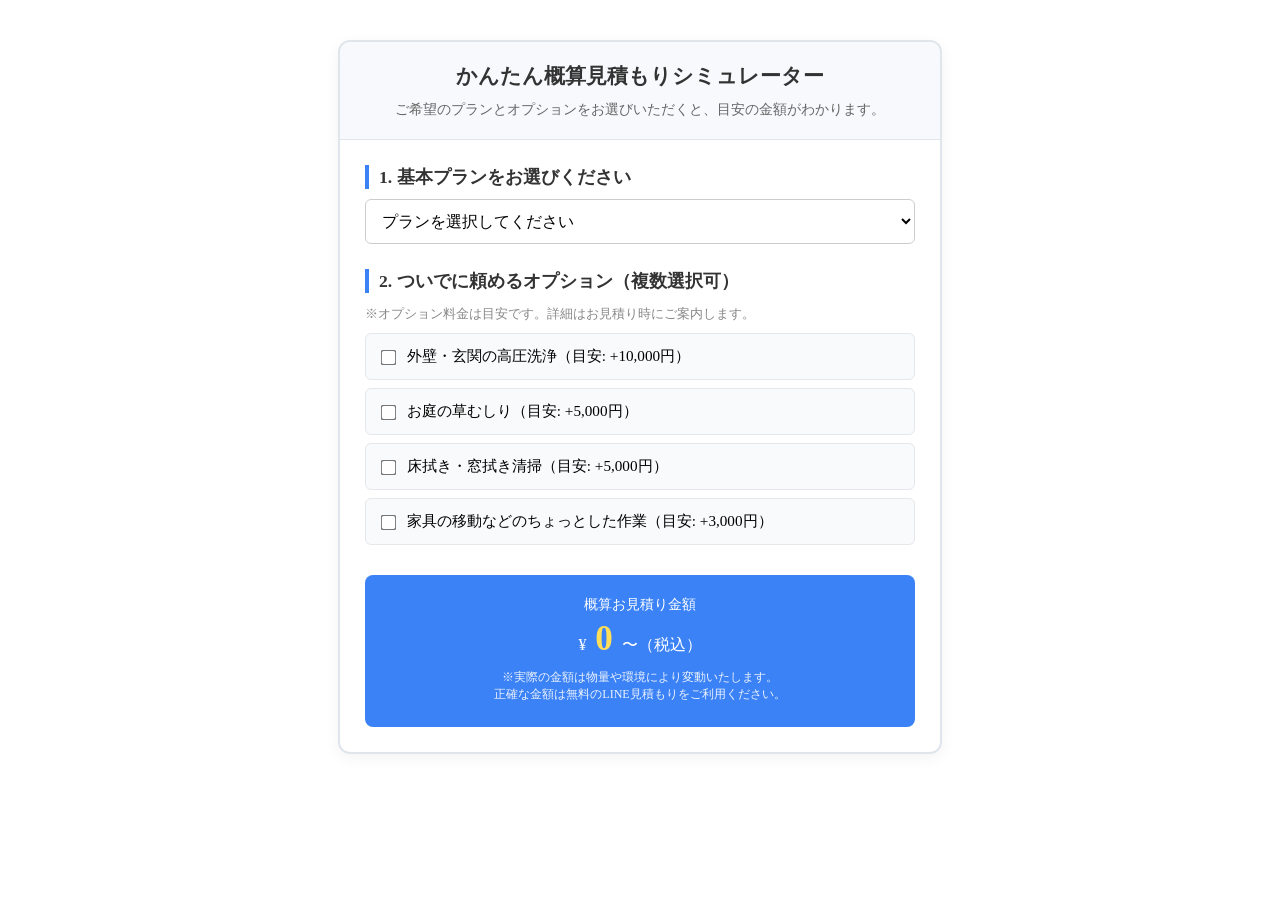
<file: index1.html>
<!DOCTYPE html>
<html lang="en">
<head>
    <meta charset="UTF-8">
    <meta name="viewport" content="width=device-width, initial-scale=1.0">
    <title>見積もりジェネレーター</title>
    <meta name="description" content="">
    <link rel="stylesheet" href="css/style.css">
    <script src="js/script.js" defer></script>
</head>
<body>
    
</body>
</html><div class="smile-simulator-container">
  <div class="simulator-header">
    <h3>かんたん概算見積もりシミュレーター</h3>
    <p>ご希望のプランとオプションをお選びいただくと、目安の金額がわかります。</p>
  </div>

  <div class="simulator-body">
    <div class="sim-group">
      <h4>1. 基本プランをお選びください</h4>
      <select id="sim-base-plan" class="sim-control">
        <option value="0">プランを選択してください</option>
        <optgroup label="料金パック（物量に合わせて）">
          <option value="2000">単品回収（2,000円〜）</option>
          <option value="8000">軽バン 少量パック（8,000円〜）</option>
          <option value="18000">軽バン 1台パック（18,000円〜）</option>
          <option value="50000">2tパック（50,000円〜）</option>
          <option value="75000">2tワイド（75,000円〜）</option>
        </optgroup>
        <optgroup label="お部屋丸ごとプラン">
          <option value="40000">1DKパック（40,000円〜）</option>
          <option value="70000">1LDKパック（70,000円〜）</option>
          <option value="110000">2DKパック（110,000円〜）</option>
          <option value="130000">2LDKパック（130,000円〜）</option>
          <option value="150000">3DKパック（150,000円〜）</option>
          <option value="180000">3LDKパック（180,000円〜）</option>
        </optgroup>
      </select>
    </div>

    <div class="sim-group">
      <h4>2. ついでに頼めるオプション（複数選択可）</h4>
      <p class="sim-note">※オプション料金は目安です。詳細はお見積り時にご案内します。</p>
      <ul class="sim-options">
        <li>
          <label>
            <input type="checkbox" class="sim-option-check" value="10000">
            外壁・玄関の高圧洗浄（目安: +10,000円）
          </label>
        </li>
        <li>
          <label>
            <input type="checkbox" class="sim-option-check" value="5000">
            お庭の草むしり（目安: +5,000円）
          </label>
        </li>
        <li>
          <label>
            <input type="checkbox" class="sim-option-check" value="5000">
            床拭き・窓拭き清掃（目安: +5,000円）
          </label>
        </li>
        <li>
          <label>
            <input type="checkbox" class="sim-option-check" value="3000">
            家具の移動などのちょっとした作業（目安: +3,000円）
          </label>
        </li>
      </ul>
    </div>

    <div class="sim-result">
      <p>概算お見積り金額</p>
      <div class="sim-price-display">
        <span class="sim-currency">¥</span>
        <span id="sim-total-price">0</span>
        <span class="sim-tax">〜（税込）</span>
      </div>
      <p class="sim-result-note">※実際の金額は物量や環境により変動いたします。<br>正確な金額は無料のLINE見積もりをご利用ください。</p>
    </div>
  </div>
</div>
</file>
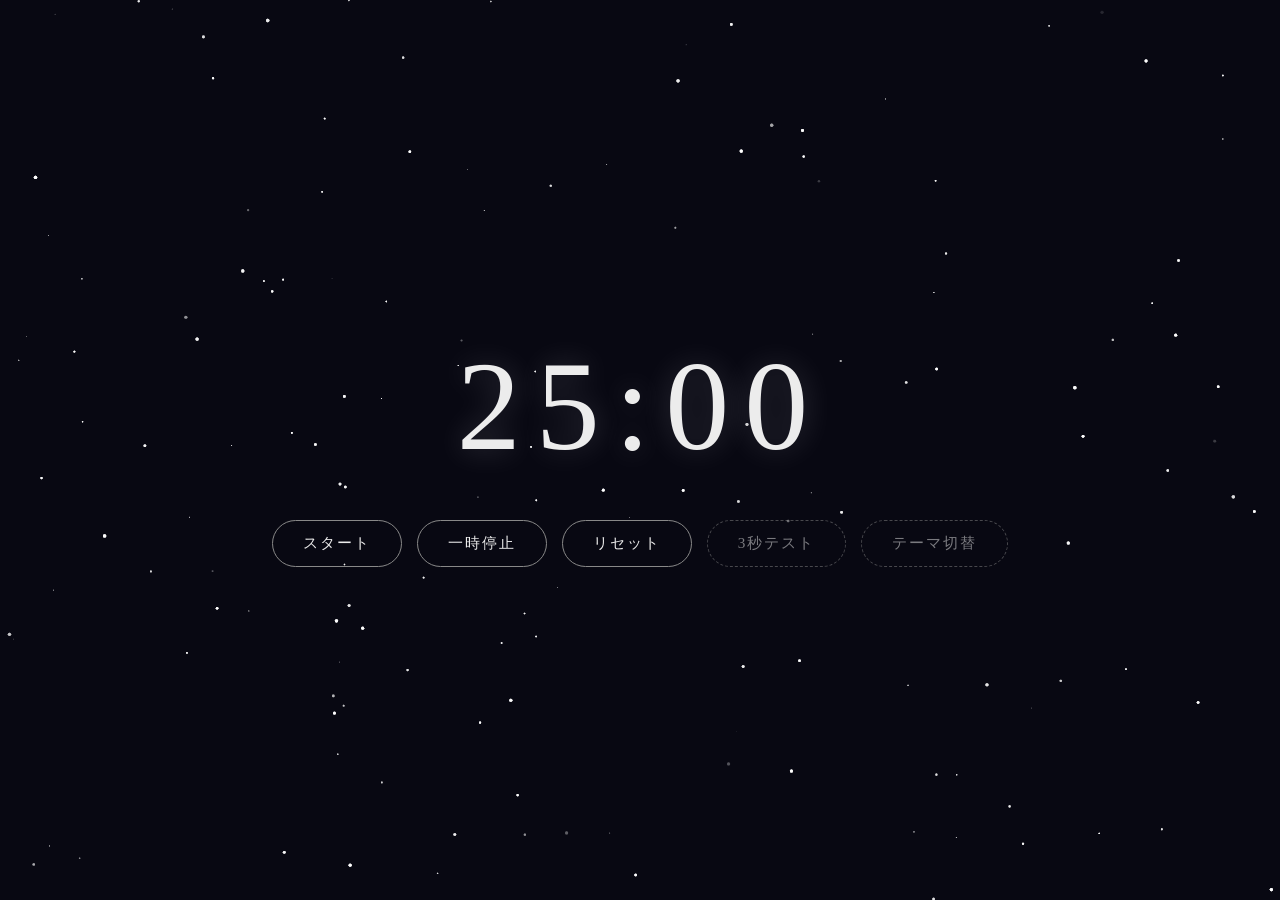
<file: index2.html>
<!doctype html>
<html lang="ja">
  <head>
    <meta charset="UTF-8" />
    <meta name="viewport" content="width=device-width, initial-scale=1.0" />
    <title>Relaxing Pomodoro Timer - Dynamic Firework</title>
    <style>
      /* --- 1. 配色の変数（グラデーション背景） --- */
      :root {
        /* ライトモード（爽やかな晴天） */
        --bg-gradient: linear-gradient(135deg, #a1c4fd 0%, #c2e9fb 100%);
        --text-color: #2c3e50;
        --btn-border: #7f8c8d;
        --btn-hover: rgba(255, 255, 255, 0.3);
        --canvas-clear: rgba(255, 255, 255, 0); /* 完全に透明にクリア */
      }

      body.dark-mode {
        /* ダークモード（深みのある星空） */
        --bg-gradient: linear-gradient(135deg, #090a0f 0%, #1b2735 100%);
        --text-color: #ececec;
        --btn-border: #888888;
        --btn-hover: rgba(255, 255, 255, 0.1);
        --canvas-clear: rgba(11, 12, 20, 0);
      }

      /* --- 2. 全体のスタイル --- */
      body {
        margin: 0;
        overflow: hidden;
        background: var(--bg-gradient);
        color: var(--text-color);
        font-family:
          "Yu Mincho", "Sawarabi Mincho", "Hiragino Mincho ProN", serif;
        display: flex;
        justify-content: center;
        align-items: center;
        height: 100vh;
      }

      /* 背景切り替え用の疑似要素 */
      body::before {
        content: "";
        position: absolute;
        top: 0;
        left: 0;
        right: 0;
        bottom: 0;
        background: linear-gradient(135deg, #090a0f 0%, #1b2735 100%);
        opacity: 0;
        transition: opacity 2s ease;
        z-index: -1;
      }
      body.dark-mode::before {
        opacity: 1;
      }

      #particle-canvas {
        position: absolute;
        top: 0;
        left: 0;
        width: 100%;
        height: 100%;
        z-index: 1;
        pointer-events: none;
      }

      /* --- 3. タイマーUI --- */
      .timer-container {
        position: relative;
        z-index: 10;
        text-align: center;
      }

      #time-display {
        font-size: 8rem;
        font-weight: normal;
        margin: 0 0 40px 0;
        letter-spacing: 15px;
        text-shadow: 0 0 30px rgba(255, 255, 255, 0.2);
      }

      /* --- 4. ゴーストボタン --- */
      .controls {
        display: flex;
        justify-content: center;
        flex-wrap: wrap;
        gap: 15px;
      }

      .btn {
        background-color: transparent;
        color: var(--text-color);
        border: 1px solid var(--btn-border);
        padding: 12px 30px;
        font-size: 0.95rem;
        letter-spacing: 2px;
        border-radius: 50px;
        cursor: pointer;
        transition: all 0.5s ease;
        font-family: inherit;
        outline: none;
      }

      .btn:hover {
        background-color: var(--btn-hover);
        border-color: var(--text-color);
      }

      .btn.sub-action {
        opacity: 0.5;
        border-style: dashed;
      }
      .btn.sub-action:hover {
        opacity: 1;
      }
    </style>
  </head>
  <body>
    <canvas id="particle-canvas"></canvas>

    <div class="timer-container">
      <h1 id="time-display">25:00</h1>
      <div class="controls">
        <button id="start-btn" class="btn">スタート</button>
        <button id="pause-btn" class="btn">一時停止</button>
        <button id="reset-btn" class="btn">リセット</button>
        <button id="test-btn" class="btn sub-action">3秒テスト</button>
        <button id="theme-btn" class="btn sub-action">テーマ切替</button>
      </div>
    </div>

    <script>
      /* =========================================
       1. テーマ切り替えと初期化
       ========================================= */
      let isDarkMode = false;

      function applyTheme(forceMode) {
        if (forceMode !== undefined) {
          isDarkMode = forceMode;
        } else {
          const hour = new Date().getHours();
          isDarkMode = hour >= 18 || hour < 6;
        }

        if (isDarkMode) {
          document.body.classList.add("dark-mode");
        } else {
          document.body.classList.remove("dark-mode");
        }
        initParticles();
      }

      document.getElementById("theme-btn").addEventListener("click", () => {
        applyTheme(!isDarkMode);
      });

      /* =========================================
       2. タイマーロジック
       ========================================= */
      let timeLeft = 25 * 60;
      let timerId = null;
      const timeDisplay = document.getElementById("time-display");

      function updateDisplay() {
        const minutes = Math.floor(timeLeft / 60);
        const seconds = timeLeft % 60;
        timeDisplay.textContent = `${String(minutes).padStart(2, "0")}:${String(seconds).padStart(2, "0")}`;
      }

      function tick() {
        if (timeLeft > 0) {
          timeLeft--;
          updateDisplay();
        } else {
          clearInterval(timerId);
          timerId = null;
          // 0秒で盛大な花火を打ち上げる
          createExplosion(window.innerWidth / 2, window.innerHeight / 2);
        }
      }

      // 各ボタンのイベントリスナー
      document.getElementById("start-btn").addEventListener("click", () => {
        if (timerId === null && timeLeft > 0) {
          timerId = setInterval(tick, 1000);
        }
      });

      document.getElementById("pause-btn").addEventListener("click", () => {
        clearInterval(timerId);
        timerId = null;
      });

      document.getElementById("reset-btn").addEventListener("click", () => {
        clearInterval(timerId);
        timerId = null;
        timeLeft = 25 * 60;
        updateDisplay();
      });

      document.getElementById("test-btn").addEventListener("click", () => {
        clearInterval(timerId);
        timeLeft = 3;
        updateDisplay();
        timerId = setInterval(tick, 1000);
      });

      /* =========================================
       3. Canvas描画ロジック（花びら・星・花火）
       ========================================= */
      const canvas = document.getElementById("particle-canvas");
      const ctx = canvas.getContext("2d");

      function resizeCanvas() {
        canvas.width = window.innerWidth;
        canvas.height = window.innerHeight;
      }
      window.addEventListener("resize", resizeCanvas);
      resizeCanvas();

      const particlesArray = [];

      // カラフルな花びらの色（ライトモード用）
      const petalColors = [
        "rgba(255, 182, 193, 0.8)", // 薄いピンク
        "rgba(255, 218, 185, 0.8)", // ピーチ
        "rgba(255, 250, 205, 0.8)", // レモンシフォン
        "rgba(224, 255, 255, 0.8)", // ライトシアン
        "rgba(230, 230, 250, 0.8)", // ラベンダー
      ];

      class Particle {
        constructor(x, y, type) {
          this.x = x;
          this.y = y;
          this.type = type; // 'petal', 'star', 'shootingStar', 'explosion'

          if (this.type === "explosion") {
            // ★ 画面を突き抜ける盛大な花火（物理演算）
            const angle = Math.random() * Math.PI * 2;
            // 初期速度をさらに超アップ（20〜45）して画面外まで吹き飛ばす
            const velocity = Math.random() * 25 + 20;
            this.speedX = Math.cos(angle) * velocity;
            this.speedY = Math.sin(angle) * velocity;

            // ★ 粒子を極小にする（花火らしく繊細に）
            this.size = Math.random() * 1.5 + 0.5; // 0.5px 〜 2.0px
            this.opacity = 1;
            this.fadeSpeed = Math.random() * 0.005 + 0.005;
            // 色をテーマに合わせる
            if (isDarkMode) {
              this.fireworkColor = "rgba(212, 196, 168, 1)"; // 上品なシャンパンゴールド
            } else {
              this.fireworkColor =
                petalColors[Math.floor(Math.random() * petalColors.length)];
            }
          } else if (this.type === "shootingStar") {
            this.speedX = Math.random() * 2 + 3;
            this.speedY = Math.random() * 2 + 3;
            this.size = Math.random() * 1.5 + 0.5;
            this.opacity = 1;
            this.fadeSpeed = 0.005;
          } else if (this.type === "star") {
            this.speedX = 0;
            this.speedY = 0;
            this.size = Math.random() * 1.5 + 0.2;
            this.angle = Math.random() * Math.PI * 2;
            this.twinkleSpeed = Math.random() * 0.02 + 0.005;
            this.opacity = 0;
          } else {
            // 花びら
            this.baseX = x;
            this.speedY = Math.random() * 0.3 + 0.15;
            this.size = Math.random() * 6 + 4;
            this.angle = Math.random() * Math.PI * 2;
            this.rotationSpeed = (Math.random() - 0.5) * 0.01;
            this.swaySpeed = Math.random() * 0.01 + 0.005;
            this.petalColor =
              petalColors[Math.floor(Math.random() * petalColors.length)];
            this.opacity = Math.random() * 0.4 + 0.4;
          }
        }

        update() {
          if (this.type === "explosion") {
            // 空気抵抗（勢いが凄いので、少しブレーキをかける）
            this.speedX *= 0.97;
            this.speedY *= 0.97;
            // 重力
            this.speedY += 0.05;

            this.x += this.speedX;
            this.y += this.speedY;
            this.opacity -= this.fadeSpeed;

            // ★ 画面外に飛び出したパーティクルは、画面をクリアしない設定にすることで「尾」を引かせる（後述のanimate関数にて）
          } else if (this.type === "petal") {
            // 花びらの揺れと下降
            this.angle += this.swaySpeed;
            this.x = this.baseX + Math.sin(this.angle) * 30;
            this.y += this.speedY;
            if (this.y > canvas.height + 20) {
              this.y = -20;
              this.baseX = Math.random() * canvas.width;
            }
          } else if (this.type === "star") {
            // 星の瞬き
            this.angle += this.twinkleSpeed;
            this.opacity = Math.abs(Math.sin(this.angle));
          } else {
            this.x += this.speedX;
            this.y += this.speedY;
            this.opacity -= this.fadeSpeed;
          }
        }

        draw() {
          ctx.save();
          ctx.globalAlpha = Math.max(0, this.opacity);

          if (this.type === "shootingStar") {
            // 流れ星
            const tailLength = 60;
            const grad = ctx.createLinearGradient(
              this.x,
              this.y,
              this.x - this.speedX * tailLength,
              this.y - this.speedY * tailLength,
            );
            grad.addColorStop(0, "rgba(255, 255, 255, 1)");
            grad.addColorStop(1, "rgba(255, 255, 255, 0)");
            ctx.strokeStyle = grad;
            ctx.lineWidth = this.size;
            ctx.beginPath();
            ctx.moveTo(this.x, this.y);
            ctx.lineTo(
              this.x - this.speedX * tailLength,
              this.y - this.speedY * tailLength,
            );
            ctx.stroke();
          } else if (this.type === "star") {
            // 瞬く星
            ctx.fillStyle = "#ffffff";
            ctx.beginPath();
            ctx.arc(this.x, this.y, this.size, 0, Math.PI * 2);
            ctx.fill();
          } else if (this.type === "explosion") {
            // ★ 繊細な花火の描画
            ctx.fillStyle = this.fireworkColor;
            ctx.shadowBlur = 10; // 光のぼかしを追加してより美しく
            ctx.shadowColor = this.fireworkColor;
            ctx.beginPath();
            ctx.arc(this.x, this.y, this.size, 0, Math.PI * 2);
            ctx.fill();

            // ★ 花火らしく、移動の軌跡に少し尾を引かせる（ここでは、移動量に基づいて線を描画する）
            ctx.strokeStyle = this.fireworkColor;
            ctx.lineWidth = this.size * 0.5;
            ctx.beginPath();
            ctx.moveTo(this.x, this.y);
            // 進行方向の逆に尾を引く（移動量に応じて尾の長さを変える）
            ctx.lineTo(this.x - this.speedX * 3, this.y - this.speedY * 3);
            ctx.stroke();
          } else {
            // 花びら
            ctx.translate(this.x, this.y);
            ctx.rotate(this.angle * 2);
            ctx.fillStyle = this.petalColor;
            ctx.beginPath();
            ctx.ellipse(0, 0, this.size, this.size * 2, 0, 0, Math.PI * 2);
            ctx.fill();
          }

          ctx.restore();
        }
      }

      // パーティクルの初期配置（テーマごとに切り替え）
      function initParticles() {
        particlesArray.length = 0;
        if (isDarkMode) {
          for (let i = 0; i < 150; i++) {
            particlesArray.push(
              new Particle(
                Math.random() * canvas.width,
                Math.random() * canvas.height,
                "star",
              ),
            );
          }
        } else {
          for (let i = 0; i < 40; i++) {
            particlesArray.push(
              new Particle(
                Math.random() * canvas.width,
                Math.random() * canvas.height,
                "petal",
              ),
            );
          }
        }
      }

      // 花火の発生（終了時。発生数をさらに増量：600個）
      function createExplosion(x, y) {
        for (let i = 0; i < 600; i++) {
          particlesArray.push(new Particle(x, y, "explosion"));
        }
      }

      // アニメーションループ
      function animate() {
        // キャンバスをクリア（残像効果のために、完全にクリアするのではなく、半透明の黒で塗りつぶす）
        // ※これにより、画面外に飛び出したパーティクルも、画面の端でフワッと尾を引いて消えるような効果になる
        if (isDarkMode) {
          ctx.fillStyle = "rgba(11, 12, 20, 0.2)"; // ダークモードの背景色
        } else {
          ctx.fillStyle = "rgba(255, 255, 255, 0.2)"; // ライトモードの背景色
        }
        ctx.fillRect(0, 0, canvas.width, canvas.height);

        if (timerId !== null) {
          if (isDarkMode && Math.random() < 0.003) {
            const x = Math.random() * (canvas.width * 0.8);
            const y = Math.random() * (canvas.height * 0.5) - 50;
            particlesArray.push(new Particle(x, y, "shootingStar"));
          }
        }

        for (let i = 0; i < particlesArray.length; i++) {
          particlesArray[i].update();
          particlesArray[i].draw();

          // 寿命が尽きたもの（流れ星と爆発のみ）は削除
          if (
            particlesArray[i].opacity <= 0 &&
            (particlesArray[i].type === "shootingStar" ||
              particlesArray[i].type === "explosion")
          ) {
            particlesArray.splice(i, 1);
            i--;
          }
        }

        requestAnimationFrame(animate);
      }

      // 実行開始
      applyTheme(); // 初期テーマ設定と初期パーティクル配置
      animate(); // アニメーション開始
    </script>
  </body>
</html>
</file>
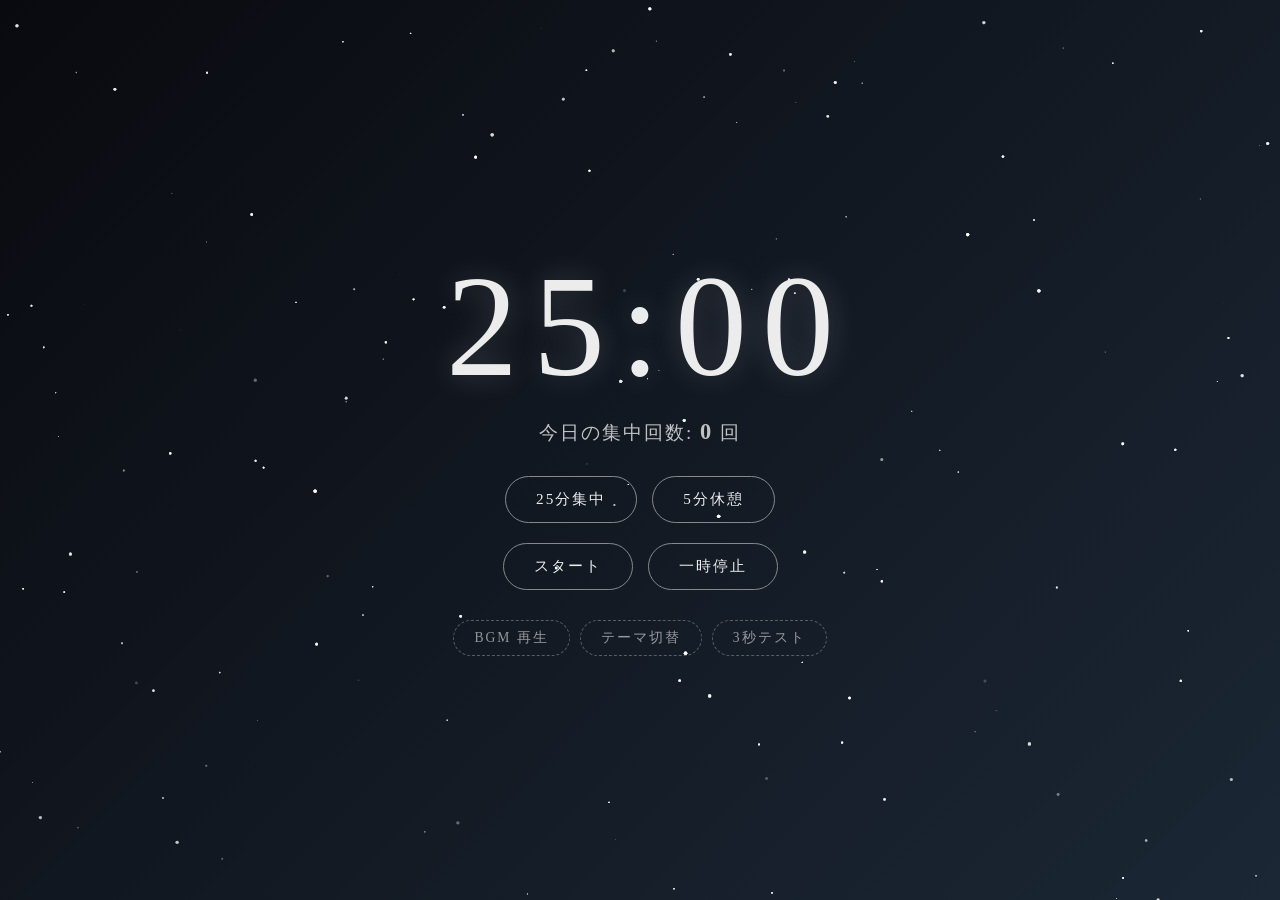
<file: index3.html>
<!doctype html>
<html lang="ja">
  <head>
    <meta charset="UTF-8" />
    <meta name="viewport" content="width=device-width, initial-scale=1.0" />
    <title>Relaxing Pomodoro Timer - Responsive & Perfect UI</title>
    <style>
      /* --- 1. 配色の変数（グラデーション背景） --- */
      :root {
        --bg-gradient: linear-gradient(135deg, #a1c4fd 0%, #c2e9fb 100%);
        --text-color: #2c3e50;
        --btn-border: #7f8c8d;
        --btn-hover: rgba(255, 255, 255, 0.3);
      }

      body.dark-mode {
        --bg-gradient: linear-gradient(135deg, #090a0f 0%, #1b2735 100%);
        --text-color: #ececec;
        --btn-border: #888888;
        --btn-hover: rgba(255, 255, 255, 0.1);
      }

      /* --- 2. 全体のスタイル --- */
      body {
        margin: 0;
        overflow: hidden;
        background: var(--bg-gradient);
        color: var(--text-color);
        font-family:
          "Yu Mincho", "Sawarabi Mincho", "Hiragino Mincho ProN", serif;
        display: flex;
        justify-content: center;
        align-items: center;
        height: 100vh;
      }

      body::before {
        content: "";
        position: absolute;
        top: 0; left: 0; right: 0; bottom: 0;
        background: linear-gradient(135deg, #090a0f 0%, #1b2735 100%);
        opacity: 0;
        transition: opacity 2s ease;
        z-index: -1;
      }
      body.dark-mode::before {
        opacity: 1;
      }

      #particle-canvas {
        position: absolute;
        top: 0; left: 0; width: 100%; height: 100%;
        z-index: 1;
        pointer-events: none;
      }

      /* --- 3. タイマーUI --- */
      .timer-container {
        position: relative;
        z-index: 10;
        text-align: center;
        width: 100%;
        padding: 0 20px;
        box-sizing: border-box;
      }

      #time-display {
        font-size: clamp(5rem, 15vw, 9rem);
        font-weight: normal;
        margin: 0 0 10px 0; /* カウンターを入れるため余白を調整 */
        letter-spacing: 15px;
        text-shadow: 0 0 30px rgba(255, 255, 255, 0.2);
        text-indent: 15px; 
      }

      /* --- 新規追加: セッションカウンターのスタイル --- */
      #session-counter {
        font-size: 1.2rem;
        letter-spacing: 2px;
        margin-bottom: 30px;
        opacity: 0.8;
      }
      #session-counter span {
        font-weight: bold;
        font-size: 1.4rem;
      }

      /* --- 4. ボタンのレイアウト（レスポンシブ対応） --- */
      .controls-wrapper {
        display: flex;
        flex-direction: column;
        gap: 20px;
        align-items: center;
      }

      .controls-group {
        display: flex;
        justify-content: center;
        flex-wrap: wrap;
        gap: 15px;
      }

      .controls-group.settings {
        gap: 10px;
        margin-top: 10px;
      }

      .btn {
        background-color: transparent;
        color: var(--text-color);
        border: 1px solid var(--btn-border);
        padding: 12px 30px;
        font-size: 0.95rem;
        letter-spacing: 2px;
        border-radius: 50px;
        cursor: pointer;
        transition: all 0.4s ease;
        font-family: inherit;
        outline: none;
        -webkit-tap-highlight-color: transparent;
      }

      .btn:hover {
        background-color: var(--btn-hover);
        border-color: var(--text-color);
      }

      .btn.sub-action {
        opacity: 0.6;
        border-style: dashed;
        padding: 8px 20px;
        font-size: 0.85rem;
      }
      .btn.sub-action:hover {
        opacity: 1;
      }
      
      .btn.bgm-on {
        opacity: 1;
        background-color: var(--btn-hover);
        border-color: var(--text-color);
        border-style: solid;
      }

      @media (max-width: 600px) {
        #time-display {
          margin: 0 0 5px 0;
        }
        #session-counter {
          font-size: 1rem;
          margin-bottom: 20px;
        }
        #session-counter span {
          font-size: 1.2rem;
        }
        .controls-wrapper {
          gap: 15px;
        }
        .controls-group {
          gap: 10px;
        }
        .btn {
          padding: 10px 22px;
          font-size: 0.85rem;
        }
        .btn.sub-action {
          padding: 6px 16px;
          font-size: 0.75rem;
        }
      }
    </style>
  </head>
  <body>
    <canvas id="particle-canvas"></canvas>

    <div class="timer-container">
      <h1 id="time-display">25:00</h1>
      <div id="session-counter">今日の集中回数: <span id="count-display">0</span> 回</div>
      
      <div class="controls-wrapper">
        <div class="controls-group">
          <button id="work-btn" class="btn">25分集中</button>
          <button id="rest-btn" class="btn">5分休憩</button>
        </div>
        
        <div class="controls-group">
          <button id="start-btn" class="btn">スタート</button>
          <button id="pause-btn" class="btn">一時停止</button>
        </div>
        
        <div class="controls-group settings">
          <button id="bgm-btn" class="btn sub-action">BGM 再生</button>
          <button id="theme-btn" class="btn sub-action">テーマ切替</button>
          <button id="test-btn" class="btn sub-action">3秒テスト</button>
        </div>
      </div>
    </div>

    <script>
      /* =========================================
       0. オフスクリーンキャンバスによる高速化処理
       ========================================= */
      const explosionCaches = {};
      const goldColor = "rgba(212, 196, 168, 1)";
      const petalColors = [
        "rgba(255, 182, 193, 0.8)", 
        "rgba(255, 218, 185, 0.8)", 
        "rgba(255, 250, 205, 0.8)", 
        "rgba(224, 255, 255, 0.8)", 
        "rgba(230, 230, 250, 0.8)"
      ];

      function createExplosionCache(color) {
        const c = document.createElement("canvas");
        c.width = 40; 
        c.height = 40;
        const cCtx = c.getContext("2d");
        cCtx.fillStyle = color;
        cCtx.shadowBlur = 10;
        cCtx.shadowColor = color;
        cCtx.beginPath();
        cCtx.arc(20, 20, 2, 0, Math.PI * 2);
        cCtx.fill();
        return c;
      }

      petalColors.forEach(color => { explosionCaches[color] = createExplosionCache(color); });
      explosionCaches[goldColor] = createExplosionCache(goldColor);

      /* =========================================
       1-A. BGMの音声制御ロジック
       ========================================= */
      const bgmAudio = new Audio('bgm.mp3');
      bgmAudio.loop = true; 
      bgmAudio.volume = 0.5; 

      let isBgmPlaying = false;
      const bgmBtn = document.getElementById("bgm-btn");

      bgmBtn.addEventListener("click", () => {
        if (isBgmPlaying) {
          bgmAudio.pause();
          isBgmPlaying = false;
          bgmBtn.textContent = "BGM 再生";
          bgmBtn.classList.remove("bgm-on");
        } else {
          bgmAudio.play().then(() => {
            isBgmPlaying = true;
            bgmBtn.textContent = "BGM 停止";
            bgmBtn.classList.add("bgm-on");
          }).catch(error => {
            alert("BGMを再生できませんでした。\nHTMLファイルと同じ場所に「bgm.mp3」という名前の音楽ファイルが置かれているか確認してください。");
            console.error(error);
          });
        }
      });

      /* =========================================
       1-B. Web Audio API (チャイム音) の実装
       ========================================= */
      let audioCtx;

      function playChime() {
        // ブラウザの制約に対応するため、初回のみContextを生成
        if (!audioCtx) {
          audioCtx = new (window.AudioContext || window.webkitAudioContext)();
        }
        if (audioCtx.state === 'suspended') {
          audioCtx.resume();
        }

        const osc = audioCtx.createOscillator();
        const gainNode = audioCtx.createGain();

        // 優しいサイン波を設定（周波数880Hz = A5の音）
        osc.type = 'sine';
        osc.frequency.setValueAtTime(880, audioCtx.currentTime);

        // 音量のエンベロープ（時間変化）を設定
        gainNode.gain.setValueAtTime(0, audioCtx.currentTime);
        // ふわっと音を立ち上げる
        gainNode.gain.linearRampToValueAtTime(0.3, audioCtx.currentTime + 0.1);
        // 余韻を残しながらゆっくり消える
        gainNode.gain.exponentialRampToValueAtTime(0.001, audioCtx.currentTime + 3.0);

        osc.connect(gainNode);
        gainNode.connect(audioCtx.destination);

        osc.start();
        osc.stop(audioCtx.currentTime + 3.5); // 3.5秒後に完全に停止
      }

      /* =========================================
       1-C. localStorageによる今日の集中回数管理
       ========================================= */
      const countDisplay = document.getElementById("count-display");
      let todayWorkCount = 0;

      function loadCount() {
        const today = new Date().toDateString(); // 例: "Wed May 24 2026"
        const savedDate = localStorage.getItem("pomodoroDate");
        
        if (savedDate === today) {
          // 日付が同じなら保存されている回数を読み込む
          todayWorkCount = parseInt(localStorage.getItem("pomodoroCount") || "0", 10);
        } else {
          // 日付が変わっていれば0にリセットして日付を保存
          todayWorkCount = 0;
          localStorage.setItem("pomodoroDate", today);
          localStorage.setItem("pomodoroCount", todayWorkCount.toString());
        }
        countDisplay.textContent = todayWorkCount;
      }

      function incrementCount() {
        todayWorkCount++;
        localStorage.setItem("pomodoroCount", todayWorkCount.toString());
        countDisplay.textContent = todayWorkCount;
      }

      // 初期化時に回数を読み込む
      loadCount();

      /* =========================================
       2. テーマ切り替えと初期化
       ========================================= */
      let isDarkMode = false;
      function applyTheme(forceMode) {
        if (forceMode !== undefined) {
          isDarkMode = forceMode;
        } else {
          const hour = new Date().getHours();
          isDarkMode = hour >= 18 || hour < 6;
        }
        if (isDarkMode) {
          document.body.classList.add("dark-mode");
        } else {
          document.body.classList.remove("dark-mode");
        }
        initParticles();
      }
      document.getElementById("theme-btn").addEventListener("click", () => applyTheme(!isDarkMode));

      /* =========================================
       3. タイマーロジック
       ========================================= */
      let timeLeft = 25 * 60;
      let timerId = null;
      let currentMode = "work"; 
      const timeDisplay = document.getElementById("time-display");

      function updateDisplay() {
        const minutes = Math.floor(timeLeft / 60);
        const seconds = timeLeft % 60;
        timeDisplay.textContent = `${String(minutes).padStart(2, "0")}:${String(seconds).padStart(2, "0")}`;
      }

      function tick() {
        if (timeLeft > 0) {
          timeLeft--;
          updateDisplay();
        } else {
          // --- タイマー完了時の処理 ---
          clearInterval(timerId);
          timerId = null;
          
          createExplosion(window.innerWidth / 2, window.innerHeight / 2);
          playChime(); // 追加: チャイム音を鳴らす

          if (currentMode === "work") {
            incrementCount(); // 追加: 集中モード完了なら回数を+1
          }

          if (currentMode === "rest") {
            currentMode = "work";
            timeLeft = 25 * 60;
            updateDisplay();
          }
        }
      }

      document.getElementById("work-btn").addEventListener("click", () => {
        clearInterval(timerId);
        timerId = null;
        currentMode = "work";
        timeLeft = 25 * 60;
        updateDisplay();
      });

      document.getElementById("rest-btn").addEventListener("click", () => {
        clearInterval(timerId);
        timerId = null;
        currentMode = "rest";
        timeLeft = 5 * 60;
        updateDisplay();
      });

      document.getElementById("start-btn").addEventListener("click", () => {
        if (timerId === null && timeLeft > 0) timerId = setInterval(tick, 1000);
      });

      document.getElementById("pause-btn").addEventListener("click", () => {
        clearInterval(timerId);
        timerId = null;
      });

      document.getElementById("test-btn").addEventListener("click", () => {
        clearInterval(timerId);
        timeLeft = 3;
        updateDisplay();
        timerId = setInterval(tick, 1000);
      });

      /* =========================================
       4. Canvas描画ロジック
       ========================================= */
      const canvas = document.getElementById("particle-canvas");
      const ctx = canvas.getContext("2d");

      function resizeCanvas() {
        canvas.width = window.innerWidth;
        canvas.height = window.innerHeight;
      }
      window.addEventListener("resize", resizeCanvas);
      resizeCanvas();

      const particlesArray = [];

      class Particle {
        constructor(x, y, type) {
          this.x = x; this.y = y; this.type = type; 

          if (this.type === "explosion") {
            const angle = Math.random() * Math.PI * 2;
            const velocity = Math.random() * 12 + 6;
            this.speedX = Math.cos(angle) * velocity;
            this.speedY = Math.sin(angle) * velocity;
            this.size = Math.random() * 1.5 + 0.5; 
            this.opacity = 1;
            this.fadeSpeed = Math.random() * 0.004 + 0.003;
            
            if (isDarkMode) {
              this.fireworkColor = goldColor; 
            } else {
              this.fireworkColor = petalColors[Math.floor(Math.random() * petalColors.length)];
            }
          } else if (this.type === "shootingStar") {
            this.speedX = Math.random() * 2 + 3;
            this.speedY = Math.random() * 2 + 3;
            this.size = Math.random() * 1.5 + 0.5;
            this.opacity = 1;
            this.fadeSpeed = 0.005;
          } else if (this.type === "star") {
            this.speedX = 0; this.speedY = 0;
            this.size = Math.random() * 1.5 + 0.2;
            this.angle = Math.random() * Math.PI * 2;
            this.twinkleSpeed = Math.random() * 0.02 + 0.005;
            this.opacity = 0;
          } else {
            this.baseX = x;
            this.speedY = Math.random() * 0.3 + 0.15;
            this.size = Math.random() * 6 + 4;
            this.angle = Math.random() * Math.PI * 2;
            this.rotationSpeed = (Math.random() - 0.5) * 0.01;
            this.swaySpeed = Math.random() * 0.01 + 0.005;
            this.petalColor = petalColors[Math.floor(Math.random() * petalColors.length)];
            this.opacity = Math.random() * 0.4 + 0.4;
          }
        }

        update() {
          if (this.type === "explosion") {
            this.speedX *= 0.98;
            this.speedY *= 0.98;
            this.speedY += 0.02;
            this.x += this.speedX;
            this.y += this.speedY;
            this.opacity -= this.fadeSpeed;
          } else if (this.type === "petal") {
            this.angle += this.swaySpeed;
            this.x = this.baseX + Math.sin(this.angle) * 30;
            this.y += this.speedY;
            if (this.y > canvas.height + 20) {
              this.y = -20;
              this.baseX = Math.random() * canvas.width;
            }
          } else if (this.type === "star") {
            this.angle += this.twinkleSpeed;
            this.opacity = Math.abs(Math.sin(this.angle));
          } else {
            this.x += this.speedX;
            this.y += this.speedY;
            this.opacity -= this.fadeSpeed;
          }
        }

        draw() {
          ctx.save();
          ctx.globalAlpha = Math.max(0, this.opacity);

          if (this.type === "shootingStar") {
            const tailLength = 60;
            const grad = ctx.createLinearGradient(
              this.x, this.y, this.x - this.speedX * tailLength, this.y - this.speedY * tailLength,
            );
            grad.addColorStop(0, "rgba(255, 255, 255, 1)");
            grad.addColorStop(1, "rgba(255, 255, 255, 0)");
            ctx.strokeStyle = grad;
            ctx.lineWidth = this.size;
            ctx.beginPath();
            ctx.moveTo(this.x, this.y);
            ctx.lineTo(this.x - this.speedX * tailLength, this.y - this.speedY * tailLength);
            ctx.stroke();
          } else if (this.type === "star") {
            ctx.fillStyle = "#ffffff";
            ctx.beginPath();
            ctx.arc(this.x, this.y, this.size, 0, Math.PI * 2);
            ctx.fill();
          } else if (this.type === "explosion") {
            const cache = explosionCaches[this.fireworkColor];
            const scale = this.size / 2;
            const drawSize = 40 * scale; 
            const offset = 20 * scale;   
            
            ctx.drawImage(cache, this.x - offset, this.y - offset, drawSize, drawSize);

            ctx.strokeStyle = this.fireworkColor;
            ctx.lineWidth = this.size * 0.5;
            ctx.beginPath();
            ctx.moveTo(this.x, this.y);
            ctx.lineTo(this.x - this.speedX * 3, this.y - this.speedY * 3);
            ctx.stroke();
          } else {
            ctx.translate(this.x, this.y);
            ctx.rotate(this.angle * 2);
            ctx.fillStyle = this.petalColor;
            ctx.beginPath();
            ctx.ellipse(0, 0, this.size, this.size * 2, 0, 0, Math.PI * 2);
            ctx.fill();
          }
          ctx.restore();
        }
      }

      function initParticles() {
        particlesArray.length = 0;
        if (isDarkMode) {
          for (let i = 0; i < 150; i++) particlesArray.push(new Particle(Math.random() * canvas.width, Math.random() * canvas.height, "star"));
        } else {
          for (let i = 0; i < 40; i++) particlesArray.push(new Particle(Math.random() * canvas.width, Math.random() * canvas.height, "petal"));
        }
      }

      function createExplosion(x, y) {
        for (let i = 0; i < 400; i++) particlesArray.push(new Particle(x, y, "explosion"));
      }

  function animate() {
        // 1. 半透明の消しゴムでキャンバスを削る（美しい残像を作る）
        ctx.globalCompositeOperation = 'destination-out';
        ctx.fillStyle = "rgba(0, 0, 0, 0.2)"; // この0.2が残像の長さ
        ctx.fillRect(0, 0, canvas.width, canvas.height);
        
        // 2. 筆のモードを「通常（上塗り）」に必ず戻す！
        // ★ここが抜けているとパーティクルが消しゴムになって見えなくなります★
        ctx.globalCompositeOperation = 'source-over';

        // タイマー作動中の流れ星
        if (timerId !== null) {
          if (isDarkMode && Math.random() < 0.003) {
            const x = Math.random() * (canvas.width * 0.8);
            const y = Math.random() * (canvas.height * 0.5) - 50;
            particlesArray.push(new Particle(x, y, "shootingStar"));
          }
        }

        // パーティクルの更新と描画
        for (let i = 0; i < particlesArray.length; i++) {
          particlesArray[i].update();
          particlesArray[i].draw();

          const p = particlesArray[i];
          const isOffScreen = (p.x < 0 || p.x > canvas.width || p.y < 0 || p.y > canvas.height);
          
          if (p.opacity <= 0 || (p.type === "explosion" && isOffScreen)) {
            particlesArray.splice(i, 1);
            i--;
          }
        }
        requestAnimationFrame(animate);
      }

      applyTheme(); 
      animate(); 
    </script>
  </body>
</html>
</file>
<file: css/style.css>
/* シミュレーター全体の枠組み */
.smile-simulator-container {
  max-width: 600px;
  margin: 40px auto;
  background-color: #ffffff;
  border: 2px solid #e0e5ec;
  border-radius: 12px;
  overflow: hidden;
  box-shadow: 0 4px 15px rgba(0,0,0,0.05);
  font-family: inherit; /* サイトのフォントを引き継ぐ */
}

/* ヘッダー部分 */
.simulator-header {
  background-color: #f7f9fc;
  padding: 20px;
  text-align: center;
  border-bottom: 1px solid #e0e5ec;
}

.simulator-header h3 {
  margin: 0 0 10px 0;
  font-size: 1.3rem;
  color: #333;
}

.simulator-header p {
  margin: 0;
  font-size: 0.9rem;
  color: #666;
}

/* ボディ部分 */
.simulator-body {
  padding: 25px;
}

.sim-group {
  margin-bottom: 25px;
}

.sim-group h4 {
  font-size: 1.1rem;
  color: #333;
  margin: 0 0 10px 0;
  padding-left: 10px;
  border-left: 4px solid #3b82f6; /* サイトの雰囲気に合わせたブルー */
}

.sim-note {
  font-size: 0.8rem;
  color: #888;
  margin-bottom: 10px;
}

/* プルダウン */
.sim-control {
  width: 100%;
  padding: 12px;
  font-size: 1rem;
  border: 1px solid #ccc;
  border-radius: 6px;
  background-color: #fff;
  cursor: pointer;
}

/* オプション（チェックボックス） */
.sim-options {
  list-style: none;
  padding: 0;
  margin: 0;
}

.sim-options li {
  margin-bottom: 8px;
}

.sim-options label {
  display: block;
  padding: 12px;
  background-color: #f9fafb;
  border: 1px solid #e5e7eb;
  border-radius: 6px;
  cursor: pointer;
  transition: background-color 0.2s;
  font-size: 0.95rem;
}

.sim-options label:hover {
  background-color: #f3f4f6;
}

.sim-option-check {
  transform: scale(1.2);
  margin-right: 8px;
  vertical-align: middle;
}

/* 結果表示エリア */
.sim-result {
  background-color: #3b82f6; /* アクセントカラーのブルー */
  color: #fff;
  text-align: center;
  padding: 20px;
  border-radius: 8px;
  margin-top: 30px;
}

.sim-result p {
  margin: 0 0 5px 0;
  font-size: 0.9rem;
}

.sim-price-display {
  font-size: 2.2rem;
  font-weight: bold;
  color: #ffde59; /* 目立つイエロー系 */
  margin-bottom: 10px;
}

.sim-currency, .sim-tax {
  font-size: 1rem;
  font-weight: normal;
  color: #fff;
}

.sim-result-note {
  font-size: 0.75rem !important;
  opacity: 0.9;
  line-height: 1.4;
}
</file>
